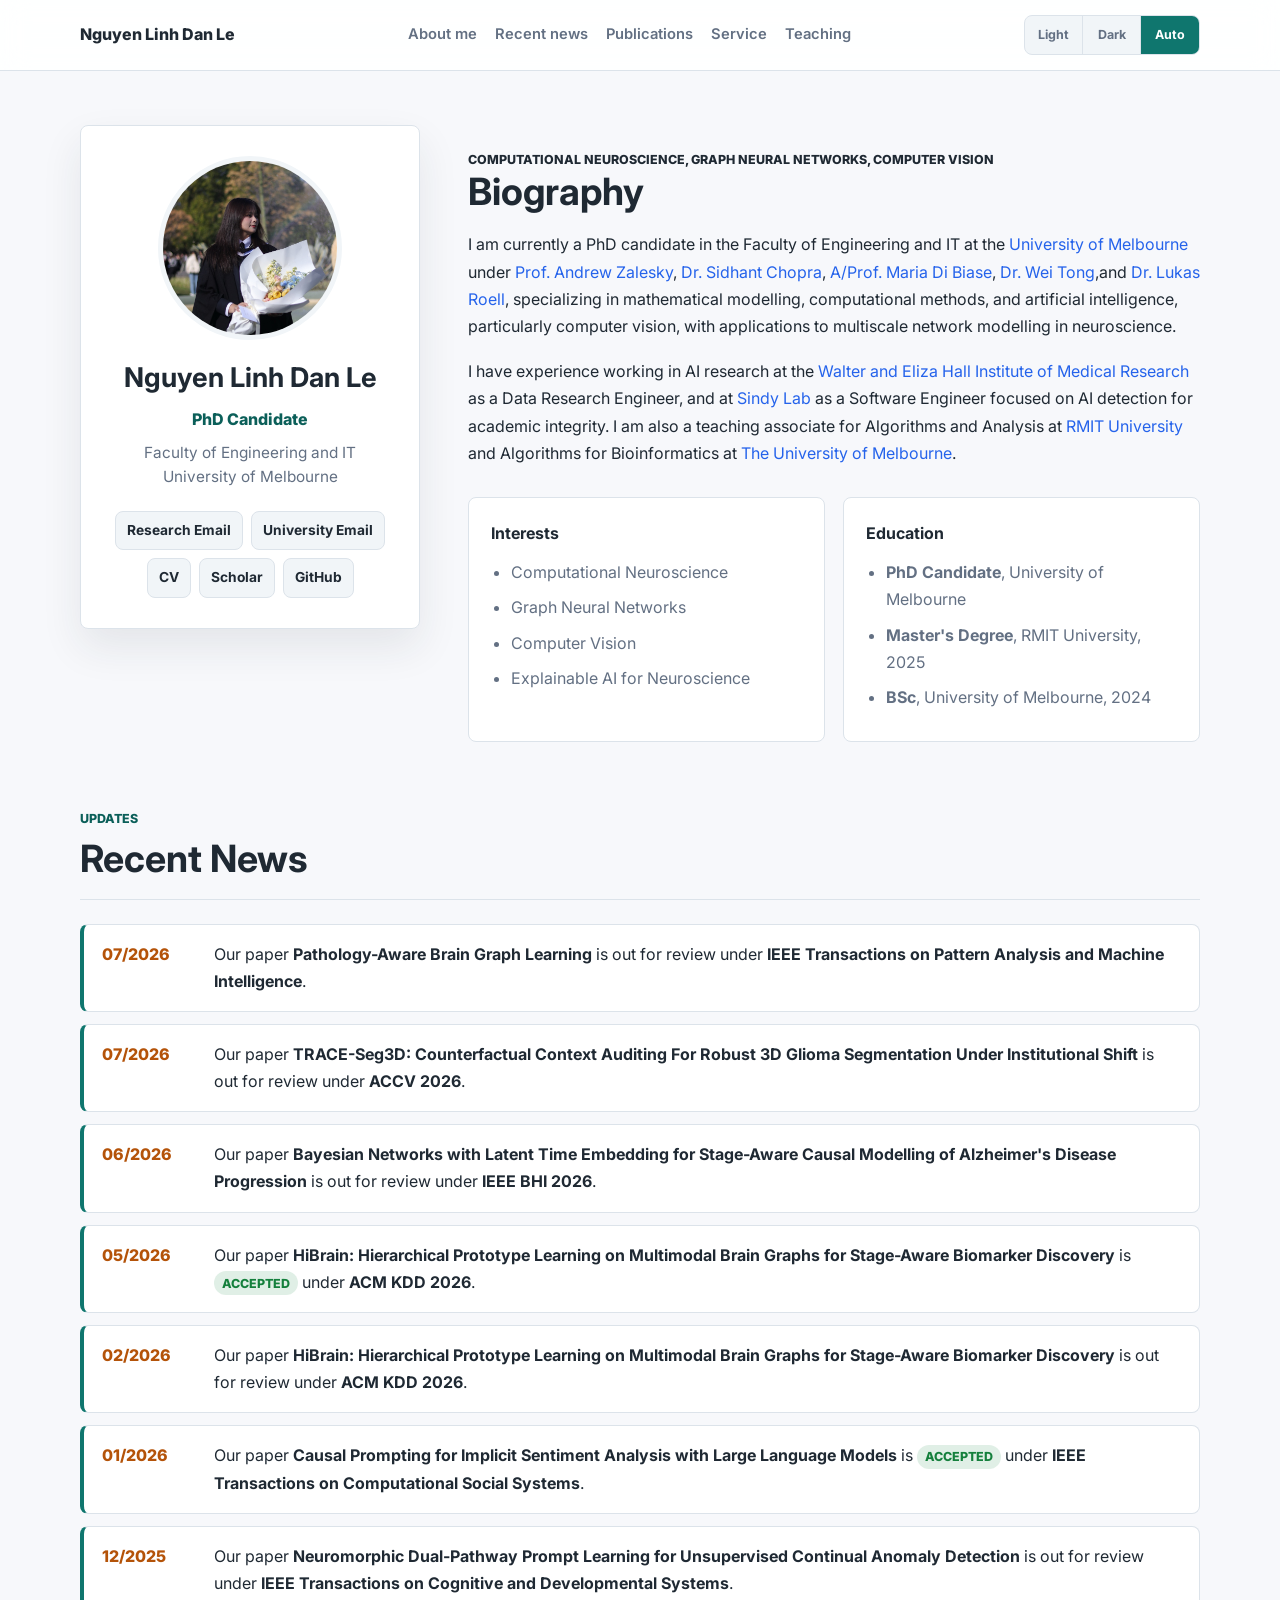
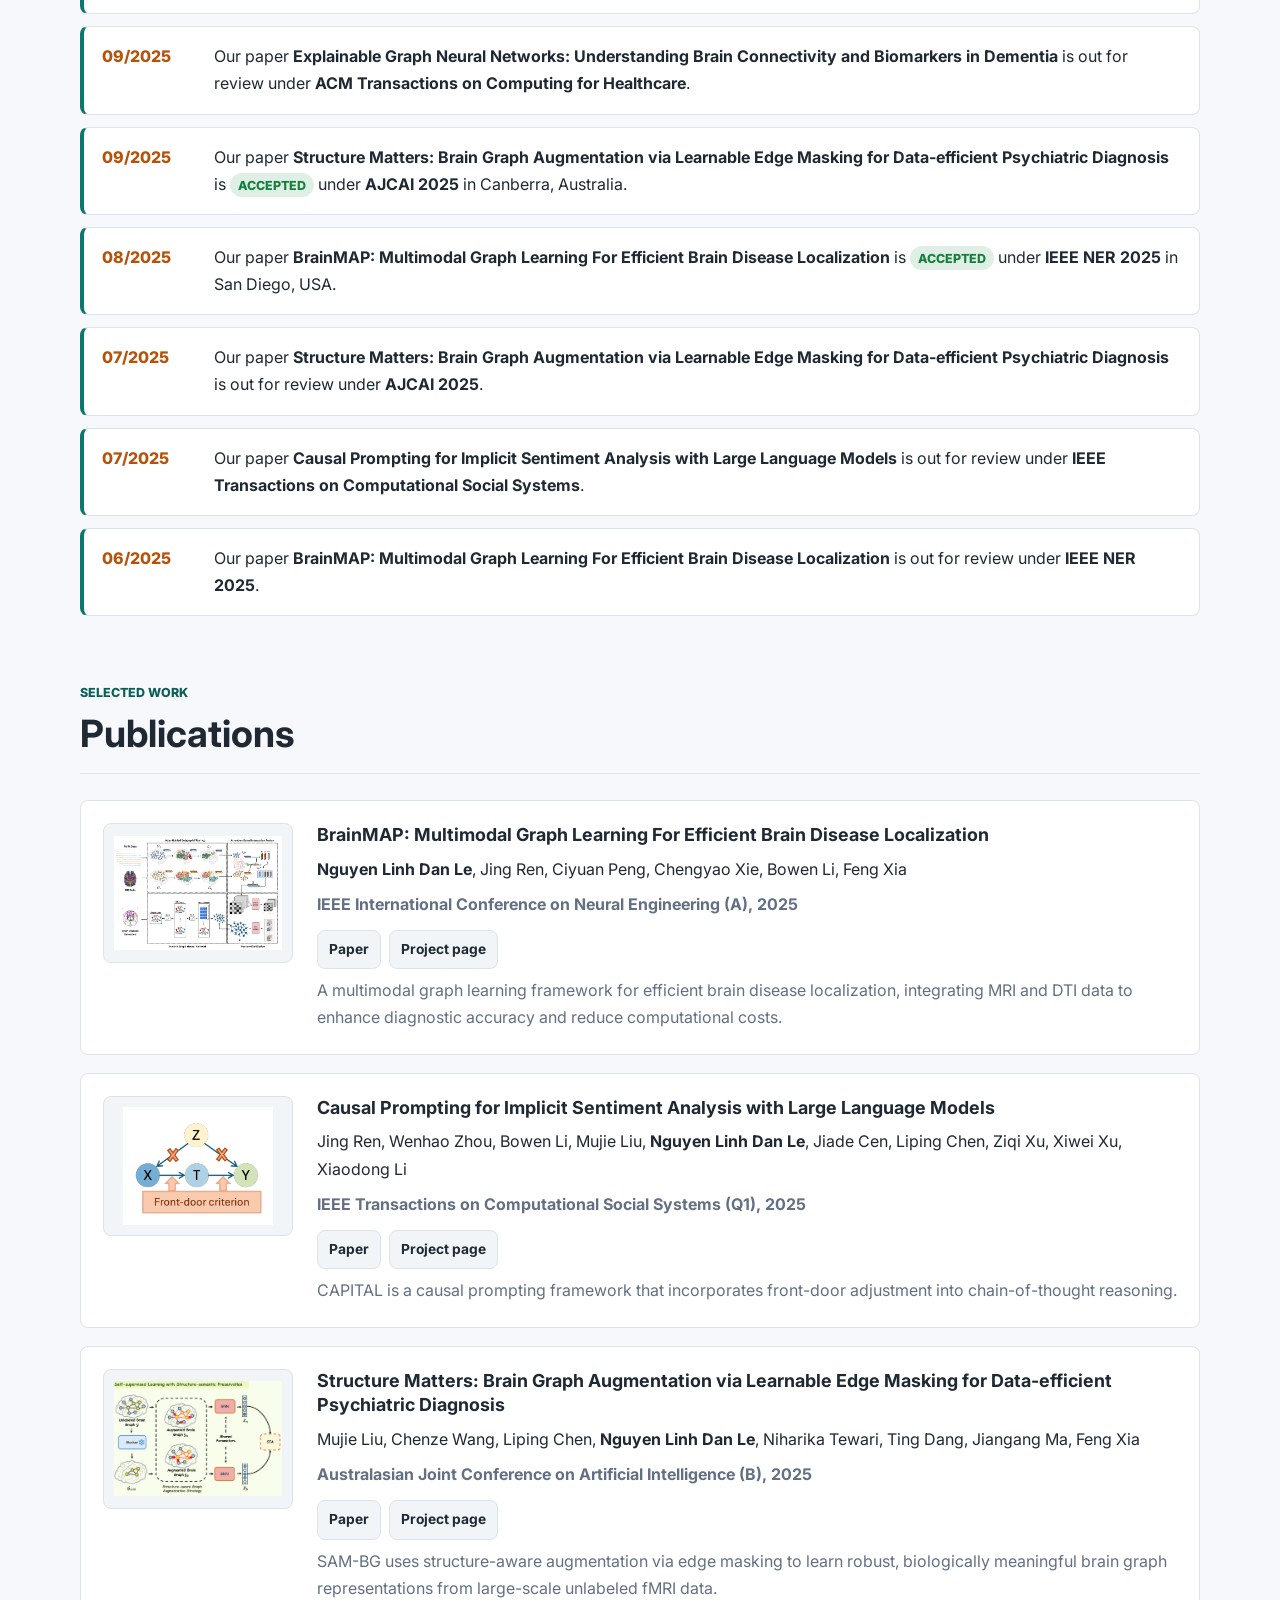
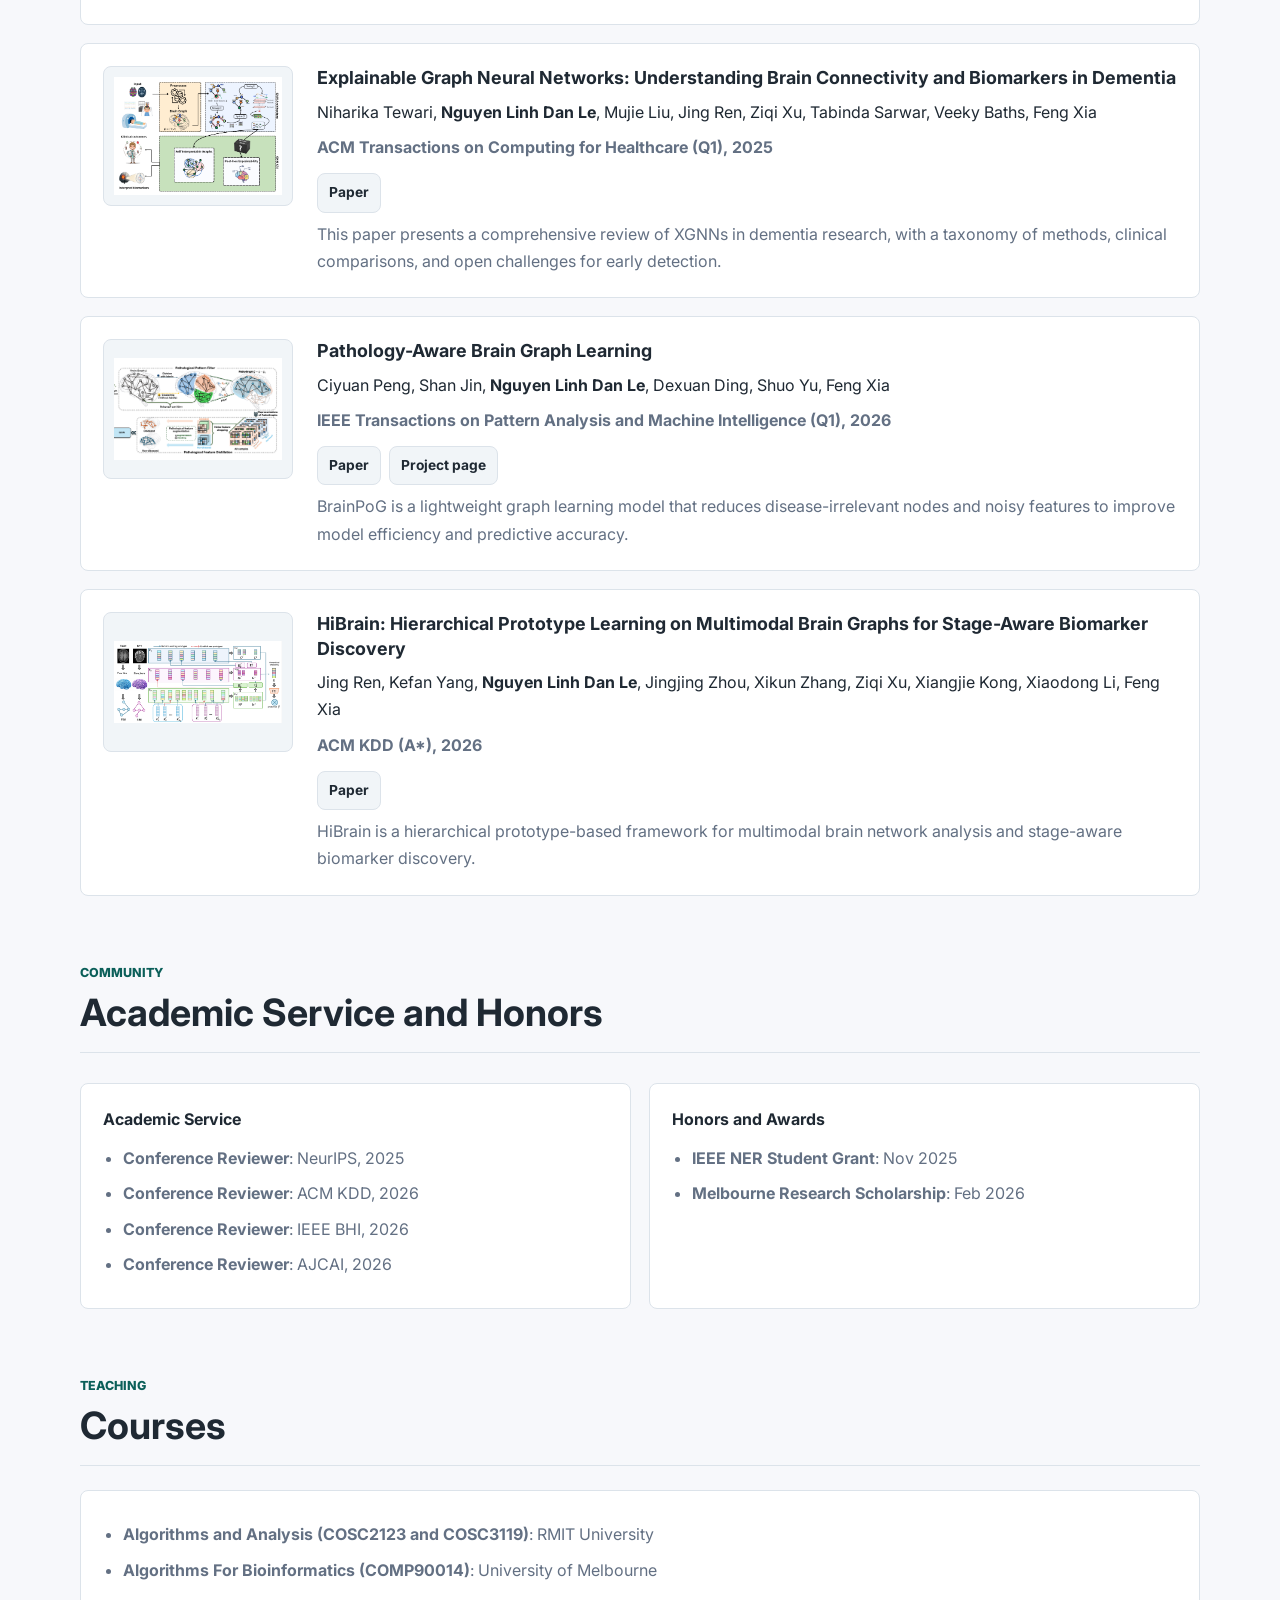
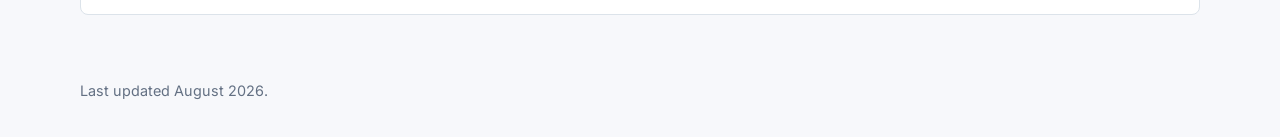
<file: index.html>
<!doctype html>
<html lang="en" data-theme="light">
<head>
  <meta charset="utf-8">
  <meta name="viewport" content="width=device-width, initial-scale=1">
  <meta name="description" content="Academic homepage of Nguyen Linh Dan Le, PhD candidate at the University of Melbourne.">
  <title>Nguyen Linh Dan Le</title>
  <link rel="icon" type="image/png" href="images/icon.png">
  <link rel="preconnect" href="https://fonts.googleapis.com">
  <link rel="preconnect" href="https://fonts.gstatic.com" crossorigin>
  <link href="https://fonts.googleapis.com/css2?family=Inter:wght@400;500;600;700;800&amp;display=swap" rel="stylesheet">
  <link rel="stylesheet" href="stylesheet.css">
</head>
<body>
  <header class="site-header">
    <div class="header-inner">
      <a class="brand" href="#about">Nguyen Linh Dan Le</a>
      <nav class="main-nav" aria-label="Primary navigation">
        <a href="#about">About me</a>
        <a href="#news">Recent news</a>
        <a href="#publications">Publications</a>
        <a href="#service">Service</a>
        <a href="#teaching">Teaching</a>
      </nav>
      <div class="theme-control" aria-label="Color theme">
        <button type="button" data-theme-choice="light">Light</button>
        <button type="button" data-theme-choice="dark">Dark</button>
        <button type="button" data-theme-choice="auto">Auto</button>
      </div>
    </div>
  </header>

  <main class="page-shell">
    <section id="about" class="profile-layout">
      <aside class="profile-panel" aria-label="Profile summary">
        <img class="portrait" src="images/me.JPG" alt="Nguyen Linh Dan Le">
        <h1>Nguyen Linh Dan Le</h1>
        <p class="role">PhD Candidate</p>
        <p class="affiliation">Faculty of Engineering and IT<br>University of Melbourne</p>
        <div class="profile-links" aria-label="Profile links">
          <a href="mailto:dan.le@ieee.org">Research Email</a>
          <a href="mailto:nguyenlinhda@student.unimelb.edu.au">University Email</a>
          <a href="data/Research Resume.pdf">CV</a>
          <a href="https://scholar.google.com/citations?user=TmCpgz4AAAAJ&amp;hl=en&amp;oi=ao">Scholar</a>
          <a href="https://github.com/danleneurocom">GitHub</a>
        </div>
      </aside>

      <div class="bio-content">
        <p class="eyebrow">Computational Neuroscience, Graph Neural Networks, Computer Vision</p>
        <h2>Biography</h2>
        <p>
          I am currently a PhD candidate in the Faculty of Engineering and IT at the
          <a href="https://www.unimelb.edu.au/">University of Melbourne</a> under
          <a href="https://findanexpert.unimelb.edu.au/profile/24599-andrew-zalesky">Prof. Andrew Zalesky</a>,
          <a href="https://findanexpert.unimelb.edu.au/profile/1092675-sidhant-chopra">Dr. Sidhant Chopra</a>,
          <a href="https://findanexpert.unimelb.edu.au/profile/425910-maria-di-biase">A/Prof. Maria Di Biase</a>,
          <a href="https://drweitong.com/">Dr. Wei Tong</a>,and
          <a href="https://scholar.google.com/citations?user=arDr8VsAAAAJ&amp;hl=en">Dr. Lukas Roell</a>,
          specializing in mathematical modelling, computational methods, and artificial intelligence, particularly computer vision, with applications to multiscale network modelling in neuroscience.
        </p>
        <p>
          I have experience working in AI research at the
          <a href="https://www.wehi.edu.au/">Walter and Eliza Hall Institute of Medical Research</a> as a Data Research Engineer,
          and at <a href="https://www.linkedin.com/company/sindy/posts/?feedView=all">Sindy Lab</a> as a Software Engineer
          focused on AI detection for academic integrity. I am also a teaching associate for Algorithms and Analysis at
          <a href="https://www.rmit.edu.au/">RMIT University</a> and Algorithms for Bioinformatics at <a href="https://www.unimelb.edu.au/">The University of Melbourne</a>.
        </p>

        <div class="bio-grid">
          <section class="info-block">
            <h3>Interests</h3>
            <ul>
              <li>Computational Neuroscience</li>
              <li>Graph Neural Networks</li>
              <li>Computer Vision</li>
              <li>Explainable AI for Neuroscience</li>
            </ul>
          </section>
          <section class="info-block">
            <h3>Education</h3>
            <ul>
              <li><strong>PhD Candidate</strong>, University of Melbourne</li>
              <li><strong>Master's Degree</strong>, RMIT University, 2025</li>
              <li><strong>BSc</strong>, University of Melbourne, 2024</li>
            </ul>
          </section>
        </div>
      </div>
    </section>

    <section id="news" class="content-section">
      <div class="section-heading">
        <p class="eyebrow">Updates</p>
        <h2>Recent News</h2>
      </div>
      <ol class="news-list">
        <li>
          <time>07/2026</time>
          <p>Our paper <strong>Pathology-Aware Brain Graph Learning</strong> is out for review under <strong>IEEE Transactions on Pattern Analysis and Machine Intelligence</strong>.</p>
        </li>
        <li>
          <time>07/2026</time>
          <p>Our paper <strong>TRACE-Seg3D: Counterfactual Context Auditing For Robust 3D Glioma Segmentation Under Institutional Shift</strong> is out for review under <strong>ACCV 2026</strong>.</p>
        </li>
        <li>
          <time>06/2026</time>
          <p>Our paper <strong>Bayesian Networks with Latent Time Embedding for Stage-Aware Causal Modelling of Alzheimer's Disease Progression</strong> is out for review under <strong>IEEE BHI 2026</strong>.</p>
        </li>
        <li>
          <time>05/2026</time>
          <p>Our paper <strong>HiBrain: Hierarchical Prototype Learning on Multimodal Brain Graphs for Stage-Aware Biomarker Discovery</strong> is <span class="status accepted">accepted</span> under <strong>ACM KDD 2026</strong>.</p>
        </li>
        <li>
          <time>02/2026</time>
          <p>Our paper <strong>HiBrain: Hierarchical Prototype Learning on Multimodal Brain Graphs for Stage-Aware Biomarker Discovery</strong> is out for review under <strong>ACM KDD 2026</strong>.</p>
        </li>
        <li>
          <time>01/2026</time>
          <p>Our paper <strong>Causal Prompting for Implicit Sentiment Analysis with Large Language Models</strong> is <span class="status accepted">accepted</span> under <strong>IEEE Transactions on Computational Social Systems</strong>.</p>
        </li>
        <li>
          <time>12/2025</time>
          <p>Our paper <strong>Neuromorphic Dual-Pathway Prompt Learning for Unsupervised Continual Anomaly Detection</strong> is out for review under <strong>IEEE Transactions on Cognitive and Developmental Systems</strong>.</p>
        </li>
        <li>
          <time>09/2025</time>
          <p>Our paper <strong>Explainable Graph Neural Networks: Understanding Brain Connectivity and Biomarkers in Dementia</strong> is out for review under <strong>ACM Transactions on Computing for Healthcare</strong>.</p>
        </li>
        <li>
          <time>09/2025</time>
          <p>Our paper <strong>Structure Matters: Brain Graph Augmentation via Learnable Edge Masking for Data-efficient Psychiatric Diagnosis</strong> is <span class="status accepted">accepted</span> under <strong>AJCAI 2025</strong> in Canberra, Australia.</p>
        </li>
        <li>
          <time>08/2025</time>
          <p>Our paper <strong>BrainMAP: Multimodal Graph Learning For Efficient Brain Disease Localization</strong> is <span class="status accepted">accepted</span> under <strong>IEEE NER 2025</strong> in San Diego, USA.</p>
        </li>
        <li>
          <time>07/2025</time>
          <p>Our paper <strong>Structure Matters: Brain Graph Augmentation via Learnable Edge Masking for Data-efficient Psychiatric Diagnosis</strong> is out for review under <strong>AJCAI 2025</strong>.</p>
        </li>
        <li>
          <time>07/2025</time>
          <p>Our paper <strong>Causal Prompting for Implicit Sentiment Analysis with Large Language Models</strong> is out for review under <strong>IEEE Transactions on Computational Social Systems</strong>.</p>
        </li>
        <li>
          <time>06/2025</time>
          <p>Our paper <strong>BrainMAP: Multimodal Graph Learning For Efficient Brain Disease Localization</strong> is out for review under <strong>IEEE NER 2025</strong>.</p>
        </li>
      </ol>
    </section>

    <section id="publications" class="content-section">
      <div class="section-heading">
        <p class="eyebrow">Selected work</p>
        <h2>Publications</h2>
      </div>

      <div class="publication-list">
        <article class="publication">
          <a class="publication-media" href="https://arxiv.org/abs/2506.11178" aria-label="BrainMAP paper">
            <img src="images/BrainMAP.png" alt="BrainMAP project preview">
          </a>
          <div class="publication-body">
            <h3><a href="https://arxiv.org/abs/2506.11178">BrainMAP: Multimodal Graph Learning For Efficient Brain Disease Localization</a></h3>
            <p class="authors"><strong>Nguyen Linh Dan Le</strong>, Jing Ren, Ciyuan Peng, Chengyao Xie, Bowen Li, Feng Xia</p>
            <p class="venue">IEEE International Conference on Neural Engineering (A), 2025</p>
            <div class="paper-links">
              <a href="https://arxiv.org/abs/2506.11178">Paper</a>
              <a href="https://github.com/danleneurocom/BrainMAP">Project page</a>
            </div>
            <p>A multimodal graph learning framework for efficient brain disease localization, integrating MRI and DTI data to enhance diagnostic accuracy and reduce computational costs.</p>
          </div>
        </article>

        <article class="publication">
          <a class="publication-media" href="https://arxiv.org/pdf/2507.00389" aria-label="CAPITAL paper">
            <img src="images/CasualLLM.png" alt="Causal prompting project preview">
          </a>
          <div class="publication-body">
            <h3><a href="https://arxiv.org/pdf/2507.00389">Causal Prompting for Implicit Sentiment Analysis with Large Language Models</a></h3>
            <p class="authors">Jing Ren, Wenhao Zhou, Bowen Li, Mujie Liu, <strong>Nguyen Linh Dan Le</strong>, Jiade Cen, Liping Chen, Ziqi Xu, Xiwei Xu, Xiaodong Li</p>
            <p class="venue">IEEE Transactions on Computational Social Systems (Q1), 2025</p>
            <div class="paper-links">
              <a href="https://arxiv.org/pdf/2507.00389">Paper</a>
              <a href="https://github.com/whZ62/CAPITAL">Project page</a>
            </div>
            <p>CAPITAL is a causal prompting framework that incorporates front-door adjustment into chain-of-thought reasoning.</p>
          </div>
        </article>

        <article class="publication">
          <a class="publication-media" href="https://arxiv.org/pdf/2509.09744" aria-label="SAM-BG paper">
            <img src="images/SAMBG.png" alt="SAM-BG project preview">
          </a>
          <div class="publication-body">
            <h3><a href="https://arxiv.org/pdf/2509.09744">Structure Matters: Brain Graph Augmentation via Learnable Edge Masking for Data-efficient Psychiatric Diagnosis</a></h3>
            <p class="authors">Mujie Liu, Chenze Wang, Liping Chen, <strong>Nguyen Linh Dan Le</strong>, Niharika Tewari, Ting Dang, Jiangang Ma, Feng Xia</p>
            <p class="venue">Australasian Joint Conference on Artificial Intelligence (B), 2025</p>
            <div class="paper-links">
              <a href="https://arxiv.org/pdf/2509.09744">Paper</a>
              <a href="https://github.com/mjliu99/SAM-BG">Project page</a>
            </div>
            <p>SAM-BG uses structure-aware augmentation via edge masking to learn robust, biologically meaningful brain graph representations from large-scale unlabeled fMRI data.</p>
          </div>
        </article>

        <article class="publication">
          <a class="publication-media" href="https://arxiv.org/pdf/2509.18568" aria-label="Explainable GNNs paper">
            <img src="images/Survey.png" alt="Explainable graph neural network survey preview">
          </a>
          <div class="publication-body">
            <h3><a href="https://arxiv.org/pdf/2509.18568">Explainable Graph Neural Networks: Understanding Brain Connectivity and Biomarkers in Dementia</a></h3>
            <p class="authors">Niharika Tewari, <strong>Nguyen Linh Dan Le</strong>, Mujie Liu, Jing Ren, Ziqi Xu, Tabinda Sarwar, Veeky Baths, Feng Xia</p>
            <p class="venue">ACM Transactions on Computing for Healthcare (Q1), 2025</p>
            <div class="paper-links">
              <a href="https://arxiv.org/pdf/2509.18568">Paper</a>
            </div>
            <p>This paper presents a comprehensive review of XGNNs in dementia research, with a taxonomy of methods, clinical comparisons, and open challenges for early detection.</p>
          </div>
        </article>

        <article class="publication">
          <a class="publication-media" href="https://arxiv.org/pdf/2509.21742" aria-label="BrainPoG paper">
            <img src="images/BrainPog.png" alt="BrainPoG project preview">
          </a>
          <div class="publication-body">
            <h3><a href="https://arxiv.org/pdf/2509.21742">Pathology-Aware Brain Graph Learning</a></h3>
            <p class="authors">Ciyuan Peng, Shan Jin, <strong>Nguyen Linh Dan Le</strong>, Dexuan Ding, Shuo Yu, Feng Xia</p>
            <p class="venue">IEEE Transactions on Pattern Analysis and Machine Intelligence (Q1), 2026</p>
            <div class="paper-links">
              <a href="https://arxiv.org/pdf/2509.21742">Paper</a>
              <a href="https://github.com/danleneurocom/BrainPoG">Project page</a>
            </div>
            <p>BrainPoG is a lightweight graph learning model that reduces disease-irrelevant nodes and noisy features to improve model efficiency and predictive accuracy.</p>
          </div>
        </article>

        <article class="publication">
          <a class="publication-media" href="https://openreview.net/forum?id=elEox7tlQR#discussion" aria-label="HiBrain paper">
            <img src="images/HiBrain.png" alt="HiBrain project preview">
          </a>
          <div class="publication-body">
            <h3><a href="https://openreview.net/forum?id=elEox7tlQR#discussion">HiBrain: Hierarchical Prototype Learning on Multimodal Brain Graphs for Stage-Aware Biomarker Discovery</a></h3>
            <p class="authors">Jing Ren, Kefan Yang, <strong>Nguyen Linh Dan Le</strong>, Jingjing Zhou, Xikun Zhang, Ziqi Xu, Xiangjie Kong, Xiaodong Li, Feng Xia</p>
            <p class="venue">ACM KDD (A*), 2026</p>
            <div class="paper-links">
              <a href="https://openreview.net/forum?id=elEox7tlQR#discussion">Paper</a>
            </div>
            <p>HiBrain is a hierarchical prototype-based framework for multimodal brain network analysis and stage-aware biomarker discovery.</p>
          </div>
        </article>
      </div>
    </section>

    <section id="service" class="content-section">
      <div class="section-heading">
        <p class="eyebrow">Community</p>
        <h2>Academic Service and Honors</h2>
      </div>
      <div class="detail-grid">
        <section class="detail-panel">
          <h3>Academic Service</h3>
          <ul>
            <li><strong>Conference Reviewer</strong>: NeurIPS, 2025</li>
            <li><strong>Conference Reviewer</strong>: ACM KDD, 2026</li>
            <li><strong>Conference Reviewer</strong>: IEEE BHI, 2026</li>
            <li><strong>Conference Reviewer</strong>: AJCAI, 2026</li>
          </ul>
        </section>
        <section class="detail-panel">
          <h3>Honors and Awards</h3>
          <ul>
            <li><strong>IEEE NER Student Grant</strong>: Nov 2025</li>
            <li><strong>Melbourne Research Scholarship</strong>: Feb 2026</li>
          </ul>
        </section>
      </div>
    </section>

    <section id="teaching" class="content-section">
      <div class="section-heading">
        <p class="eyebrow">Teaching</p>
        <h2>Courses</h2>
      </div>
      <div class="detail-panel wide">
        <ul>
          <li><strong>Algorithms and Analysis (COSC2123 and COSC3119)</strong>: RMIT University</li>
          <li><strong>Algorithms For Bioinformatics (COMP90014)</strong>: University of Melbourne</li>
        </ul>
      </div>
    </section>
  </main>

  <footer class="site-footer">
    <p>Last updated August 2026.</p>
  </footer>

  <script>
    (() => {
      const root = document.documentElement;
      const buttons = document.querySelectorAll("[data-theme-choice]");
      const media = window.matchMedia("(prefers-color-scheme: dark)");
      let preference = localStorage.getItem("theme-preference") || "auto";

      function resolveTheme(choice) {
        return choice === "auto" ? (media.matches ? "dark" : "light") : choice;
      }

      function applyTheme(choice) {
        preference = choice;
        root.dataset.theme = resolveTheme(choice);
        root.dataset.themeChoice = choice;
        buttons.forEach((button) => {
          const isActive = button.dataset.themeChoice === choice;
          button.classList.toggle("active", isActive);
          button.setAttribute("aria-pressed", String(isActive));
        });
      }

      buttons.forEach((button) => {
        button.addEventListener("click", () => {
          const choice = button.dataset.themeChoice;
          localStorage.setItem("theme-preference", choice);
          applyTheme(choice);
        });
      });

      media.addEventListener("change", () => applyTheme(preference));
      applyTheme(preference);
    })();
  </script>
</body>
</html>
</file>
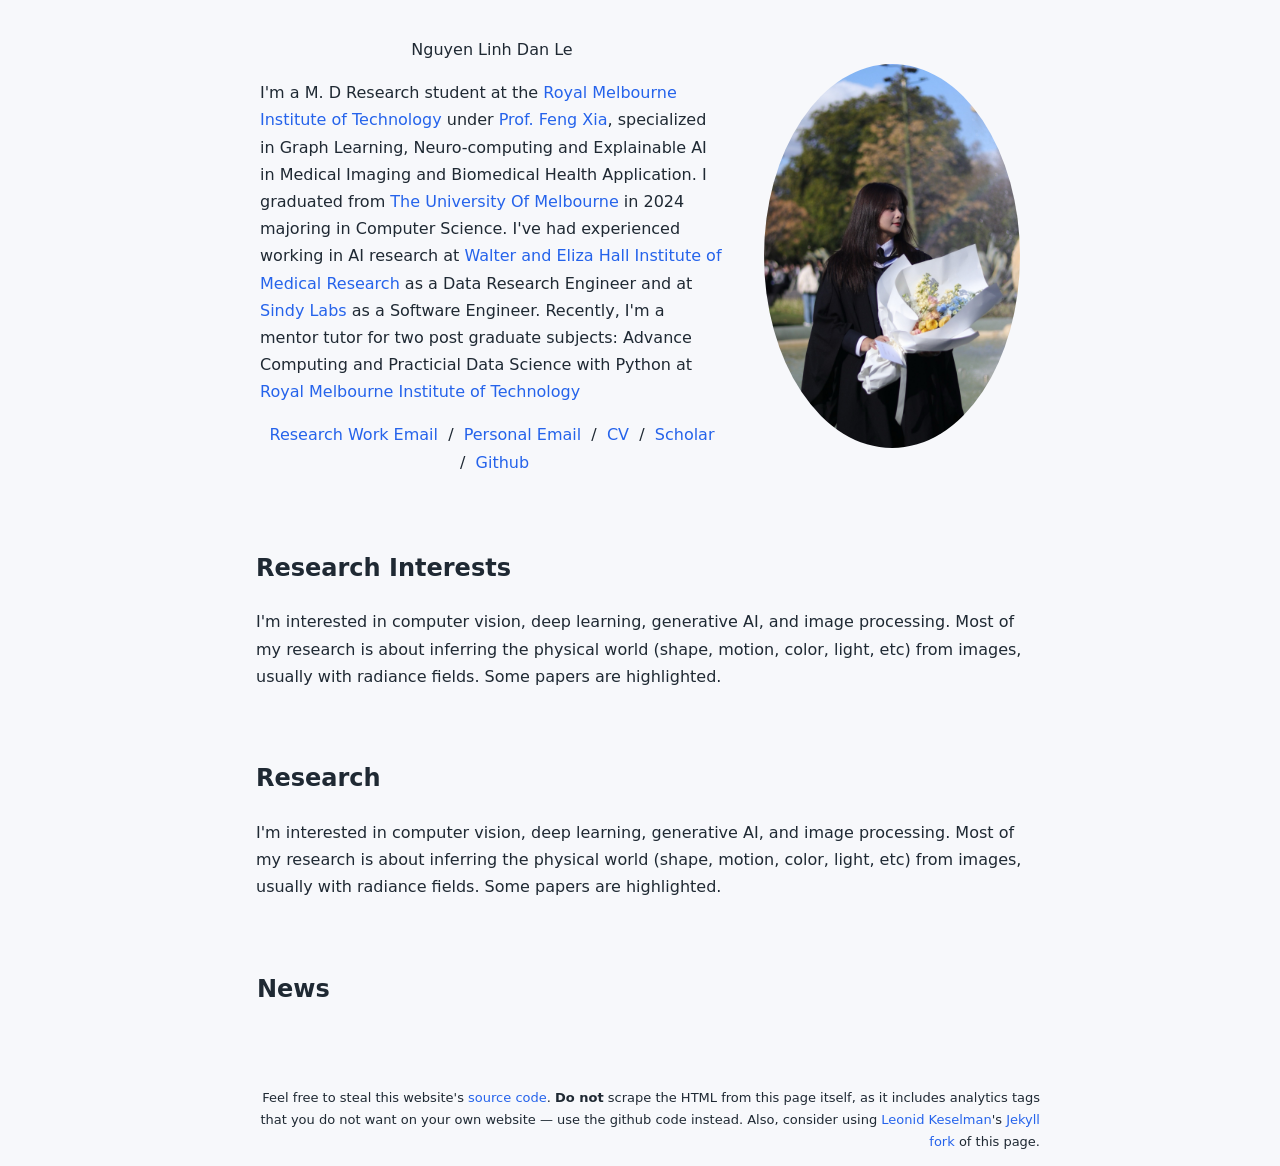
<file: draft.html>
<!DOCTYPE HTML>
<html lang="en">
  <head>
    <meta http-equiv="Content-Type" content="text/html; charset=UTF-8">

    <title>Dan Le - Homepage</title>

    <meta name="author" content="Nguyen Linh Dan Le">
    <meta name="viewport" content="width=device-width, initial-scale=1">
    <link rel="shortcut icon" href="images/icon.png" type="image/x-icon">
    <link rel="stylesheet" type="text/css" href="stylesheet.css">
    
  </head>

  <body>
    <table style="width:100%;max-width:800px;border:0px;border-spacing:0px;border-collapse:separate;margin-right:auto;margin-left:auto;"><tbody>
      <tr style="padding:0px">
        <td style="padding:0px">
          <table style="width:100%;border:0px;border-spacing:0px;border-collapse:separate;margin-right:auto;margin-left:auto;"><tbody>
            <tr style="padding:0px">
              <td style="padding:2.5%;width:63%;vertical-align:middle">
                <p class="name" style="text-align: center;">
                  Nguyen Linh Dan Le
                </p>
                <p>
		        I'm a M. D Research student at the <a href="https://www.rmit.edu.au/">Royal Melbourne Institute of Technology</a>
                under <a href="https://www.xia.ai/">Prof. Feng Xia</a>, specialized in Graph Learning, Neuro-computing and Explainable AI
                in Medical Imaging and Biomedical Health Application. I graduated from <a href="https://www.unimelb.edu.au/">The University Of Melbourne</a> in 2024 majoring in Computer Science.

                I've had experienced working in AI research at <a href="https://www.wehi.edu.au/">Walter and Eliza Hall Institute of Medical Research</a> as a Data Research Engineer and at 
                <a href="https://www.linkedin.com/company/sindy/posts/?feedView=all">Sindy Labs</a> as a Software Engineer.
                
                Recently, I'm a mentor tutor for two post graduate subjects: Advance Computing and Practicial Data Science with Python at <a href="https://www.rmit.edu.au/">Royal Melbourne Institute of Technology</a>
                </p>
                <p style="text-align:center">
                  <a href="mailto:dan.le@ieee.org">Research Work Email</a> &nbsp;/&nbsp;
                  <a href="mailto:lenguyenlinhdan02@gmail.com">Personal Email</a> &nbsp;/&nbsp;
                  <a href="data/Research Resume.pdf">CV</a> &nbsp;/&nbsp;
                  <a href="https://scholar.google.com/citations?hl=en&user=jktWnL8AAAAJ">Scholar</a> &nbsp;/&nbsp;                 
                  <a href="https://github.com/danleneurocom">Github</a>
                </p>
              </td>
              <td style="padding:2.5%;width:37%;max-width:37%">
                <a href="images/me.JPG"><img style="width:100%;max-width:100%;object-fit: cover; border-radius: 50%;" alt="profile photo" src="images/me.JPG" class="hoverZoomLink"></a>
              </td>
            </tr>
          </tbody></table>
          
          <table style="width:100%;border:0px;border-spacing:0px;border-collapse:separate;margin-right:auto;margin-left:auto;"><tbody>
              <tr>
              <td style="padding:16px;width:100%;vertical-align:middle">
                <h2>Research Interests</h2>
                <p>
                  I'm interested in computer vision, deep learning, generative AI, and image processing. Most of my research is about inferring the physical world (shape, motion, color, light, etc) from images, usually with radiance fields. Some papers are <span class="highlight">highlighted</span>.
                </p>
              </td>
            </tr>
          </tbody></table>

          <table style="width:100%;border:0px;border-spacing:0px 10px;border-collapse:separate;margin-right:auto;margin-left:auto;"><tbody>
          </tbody></table>

          <table style="width:100%;border:0px;border-spacing:0px;border-collapse:separate;margin-right:auto;margin-left:auto;"><tbody>
              <tr>
              <td style="padding:16px;width:100%;vertical-align:middle">
                <h2>Research</h2>
                <p>
                  I'm interested in computer vision, deep learning, generative AI, and image processing. Most of my research is about inferring the physical world (shape, motion, color, light, etc) from images, usually with radiance fields. Some papers are <span class="highlight">highlighted</span>.
                </p>
              </td>
            </tr>
          </tbody></table>
          
			<table style="width:100%; margin:0 auto; border:0; border-spacing:0; padding:16px;"><tbody>
            <tr>
              <td>
                <h2>News</h2>
              </td>
            </tr>
          </tbody></table>
          <table style="width:100%;border:0px;border-spacing:0px;border-collapse:separate;margin-right:auto;margin-left:auto;"><tbody>
          </tbody></table>

          <table style="width:100%;border:0px;border-spacing:0px;border-collapse:separate;margin-right:auto;margin-left:auto;"><tbody>
            <tr>
              <td style="padding:0px">
                <br>
                <p style="text-align:right;font-size:small;">
                  Feel free to steal this website's <a href="https://github.com/jonbarron/jonbarron_website">source code</a>. <strong>Do not</strong> scrape the HTML from this page itself, as it includes analytics tags that you do not want on your own website &mdash; use the github code instead. Also, consider using <a href="https://leonidk.com/">Leonid Keselman</a>'s <a href="https://github.com/leonidk/new_website">Jekyll fork</a> of this page.
                </p>
              </td>
            </tr>
          </tbody></table>
        </td>
      </tr>
    </table>
  </body>
</html>
</file>
<file: stylesheet.css>
:root {
  --bg: #f7f8fb;
  --surface: #ffffff;
  --surface-soft: #f1f5f8;
  --text: #1f2933;
  --muted: #637083;
  --line: #dce3ea;
  --accent: #0f766e;
  --accent-strong: #0b5f59;
  --link: #2563eb;
  --warm: #b45309;
  --success: #15803d;
  --shadow: 0 18px 42px rgba(31, 41, 51, 0.09);
}

html[data-theme="dark"] {
  --bg: #151719;
  --surface: #202326;
  --surface-soft: #262b2f;
  --text: #eef2f4;
  --muted: #a8b2bd;
  --line: #343b42;
  --accent: #5eead4;
  --accent-strong: #99f6e4;
  --link: #93c5fd;
  --warm: #fbbf24;
  --success: #86efac;
  --shadow: 0 18px 42px rgba(0, 0, 0, 0.3);
}

* {
  box-sizing: border-box;
}

html {
  scroll-behavior: smooth;
}

body {
  margin: 0;
  background: var(--bg);
  color: var(--text);
  font-family: "Inter", system-ui, -apple-system, BlinkMacSystemFont, "Segoe UI", sans-serif;
  font-size: 16px;
  line-height: 1.7;
}

body,
button {
  letter-spacing: 0;
}

a {
  color: var(--link);
  text-decoration: none;
  text-underline-offset: 0.2em;
}

a:hover,
a:focus-visible {
  color: var(--accent-strong);
  text-decoration: underline;
}

img {
  display: block;
  max-width: 100%;
}

strong {
  font-weight: 700;
}

.site-header {
  position: sticky;
  top: 0;
  z-index: 20;
  background: color-mix(in srgb, var(--surface) 88%, transparent);
  border-bottom: 1px solid var(--line);
  backdrop-filter: blur(14px);
}

.header-inner {
  width: min(1120px, calc(100% - 40px));
  min-height: 70px;
  margin: 0 auto;
  display: flex;
  align-items: center;
  justify-content: space-between;
  gap: 22px;
}

.brand {
  flex: 0 0 auto;
  color: var(--text);
  font-weight: 800;
  font-size: 1rem;
}

.main-nav {
  display: flex;
  align-items: center;
  justify-content: center;
  gap: 18px;
  flex: 1 1 auto;
}

.main-nav a {
  color: var(--muted);
  font-weight: 600;
  font-size: 0.92rem;
}

.main-nav a:hover,
.main-nav a:focus-visible {
  color: var(--accent-strong);
}

.theme-control {
  flex: 0 0 auto;
  display: grid;
  grid-template-columns: repeat(3, minmax(0, 1fr));
  overflow: hidden;
  border: 1px solid var(--line);
  border-radius: 8px;
  background: var(--surface-soft);
}

.theme-control button {
  min-width: 58px;
  border: 0;
  border-right: 1px solid var(--line);
  padding: 8px 10px;
  background: transparent;
  color: var(--muted);
  font: inherit;
  font-size: 0.78rem;
  font-weight: 700;
  cursor: pointer;
}

.theme-control button:last-child {
  border-right: 0;
}

.theme-control button.active {
  background: var(--accent);
  color: #ffffff;
}

html[data-theme="dark"] .theme-control button.active {
  color: #10201d;
}

.page-shell {
  width: min(1120px, calc(100% - 40px));
  margin: 0 auto;
  padding: 54px 0 64px;
}

.profile-layout {
  display: grid;
  grid-template-columns: 340px minmax(0, 1fr);
  gap: 48px;
  align-items: start;
}

.profile-panel {
  position: sticky;
  top: 104px;
  padding: 30px 24px;
  text-align: center;
  background: var(--surface);
  border: 1px solid var(--line);
  border-radius: 8px;
  box-shadow: var(--shadow);
}

.portrait {
  width: 184px;
  height: 184px;
  margin: 0 auto 22px;
  object-fit: cover;
  border-radius: 999px;
  border: 5px solid var(--surface-soft);
}

.profile-panel h1 {
  margin: 0;
  color: var(--text);
  font-size: 1.7rem;
  line-height: 1.18;
}

.role {
  margin: 12px 0 0;
  color: var(--accent-strong);
  font-weight: 800;
}

.affiliation {
  margin: 8px 0 22px;
  color: var(--muted);
  font-size: 0.96rem;
  line-height: 1.55;
}

.profile-links {
  display: flex;
  flex-wrap: wrap;
  justify-content: center;
  gap: 8px;
}

.profile-links a,
.paper-links a {
  display: inline-flex;
  align-items: center;
  justify-content: center;
  min-height: 34px;
  padding: 7px 11px;
  border: 1px solid var(--line);
  border-radius: 8px;
  background: var(--surface-soft);
  color: var(--text);
  font-size: 0.86rem;
  font-weight: 700;
}

.profile-links a:hover,
.profile-links a:focus-visible,
.paper-links a:hover,
.paper-links a:focus-visible {
  border-color: color-mix(in srgb, var(--accent) 70%, var(--line));
  background: color-mix(in srgb, var(--accent) 12%, var(--surface));
  color: var(--accent-strong);
  text-decoration: none;
}

.bio-content {
  padding-top: 6px;
}

.eyebrow {
  margin: 0 0 8px;
  color: var(--accent-strong);
  font-size: 0.78rem;
  font-weight: 800;
  text-transform: uppercase;
}

.bio-content h2,
.section-heading h2 {
  margin: 0;
  color: var(--text);
  font-size: 2.35rem;
  line-height: 1.15;
}

.bio-content p {
  max-width: 760px;
  margin: 18px 0 0;
  color: var(--text);
}

.bio-grid,
.detail-grid {
  display: grid;
  grid-template-columns: repeat(2, minmax(0, 1fr));
  gap: 18px;
  margin-top: 30px;
}

.info-block,
.detail-panel {
  padding: 22px;
  background: var(--surface);
  border: 1px solid var(--line);
  border-radius: 8px;
}

.info-block h3,
.detail-panel h3 {
  margin: 0 0 12px;
  font-size: 1rem;
}

.info-block ul,
.detail-panel ul {
  margin: 0;
  padding-left: 20px;
  color: var(--muted);
}

.info-block li,
.detail-panel li {
  margin: 8px 0;
}

.content-section {
  scroll-margin-top: 96px;
  margin-top: 66px;
}

.section-heading {
  padding-bottom: 18px;
  border-bottom: 1px solid var(--line);
}

.news-list {
  display: grid;
  gap: 12px;
  margin: 24px 0 0;
  padding: 0;
  list-style: none;
}

.news-list li {
  display: grid;
  grid-template-columns: 94px minmax(0, 1fr);
  gap: 18px;
  padding: 16px 18px;
  background: var(--surface);
  border: 1px solid var(--line);
  border-left: 4px solid var(--accent);
  border-radius: 8px;
}

.news-list time {
  color: var(--warm);
  font-weight: 800;
}

.news-list p {
  margin: 0;
}

.status {
  display: inline-flex;
  align-items: center;
  min-height: 24px;
  padding: 1px 8px;
  border-radius: 999px;
  font-size: 0.78rem;
  font-weight: 800;
  text-transform: uppercase;
}

.status.accepted {
  color: var(--success);
  background: color-mix(in srgb, var(--success) 13%, transparent);
}

.publication-list {
  display: grid;
  gap: 18px;
  margin-top: 26px;
}

.publication {
  display: grid;
  grid-template-columns: 190px minmax(0, 1fr);
  gap: 24px;
  align-items: start;
  padding: 22px;
  background: var(--surface);
  border: 1px solid var(--line);
  border-radius: 8px;
  transition: border-color 160ms ease, transform 160ms ease, box-shadow 160ms ease;
}

.publication:hover {
  transform: translateY(-2px);
  border-color: color-mix(in srgb, var(--accent) 45%, var(--line));
  box-shadow: var(--shadow);
}

.publication-media {
  display: grid;
  place-items: center;
  min-height: 138px;
  overflow: hidden;
  background: var(--surface-soft);
  border: 1px solid var(--line);
  border-radius: 8px;
}

.publication-media img {
  width: 100%;
  height: 138px;
  object-fit: contain;
  padding: 10px;
}

.publication-body h3 {
  margin: 0;
  font-size: 1.12rem;
  line-height: 1.38;
}

.publication-body h3 a {
  color: var(--text);
}

.publication-body h3 a:hover,
.publication-body h3 a:focus-visible {
  color: var(--accent-strong);
}

.authors,
.venue,
.publication-body p {
  margin: 8px 0 0;
}

.authors {
  color: var(--text);
}

.venue {
  color: var(--muted);
  font-weight: 700;
}

.paper-links {
  display: flex;
  flex-wrap: wrap;
  gap: 8px;
  margin-top: 12px;
}

.publication-body > p:last-child {
  color: var(--muted);
}

.detail-panel.wide {
  margin-top: 24px;
}

.site-footer {
  width: min(1120px, calc(100% - 40px));
  margin: 0 auto;
  padding: 0 0 34px;
  color: var(--muted);
  font-size: 0.9rem;
}

.site-footer p {
  margin: 0;
}

@media (max-width: 980px) {
  .header-inner {
    min-height: auto;
    padding: 16px 0;
    flex-wrap: wrap;
  }

  .brand {
    order: 1;
  }

  .theme-control {
    order: 2;
  }

  .main-nav {
    order: 3;
    flex-basis: 100%;
    justify-content: flex-start;
    overflow-x: auto;
    padding-bottom: 2px;
  }

  .profile-layout {
    grid-template-columns: 1fr;
    gap: 34px;
  }

  .profile-panel {
    position: static;
  }

  .bio-content h2,
  .section-heading h2 {
    font-size: 2rem;
  }
}

@media (max-width: 720px) {
  body {
    font-size: 15px;
  }

  .page-shell,
  .header-inner,
  .site-footer {
    width: min(100% - 28px, 1120px);
  }

  .page-shell {
    padding-top: 34px;
  }

  .theme-control {
    width: 100%;
  }

  .theme-control button {
    min-width: 0;
  }

  .main-nav {
    gap: 14px;
  }

  .bio-grid,
  .detail-grid {
    grid-template-columns: 1fr;
  }

  .section-heading {
    align-items: flex-start;
    flex-direction: column;
    gap: 4px;
  }

  .news-list li {
    grid-template-columns: 1fr;
    gap: 6px;
  }

  .publication {
    grid-template-columns: 1fr;
  }

  .publication-media img {
    height: 180px;
  }
}

@media (max-width: 420px) {
  .profile-panel {
    padding: 24px 18px;
  }

  .portrait {
    width: 156px;
    height: 156px;
  }

  .profile-panel h1 {
    font-size: 1.55rem;
  }

  .bio-content h2,
  .section-heading h2 {
    font-size: 1.72rem;
  }

  .publication,
  .info-block,
  .detail-panel,
  .news-list li {
    padding: 18px;
  }
}
</file>
